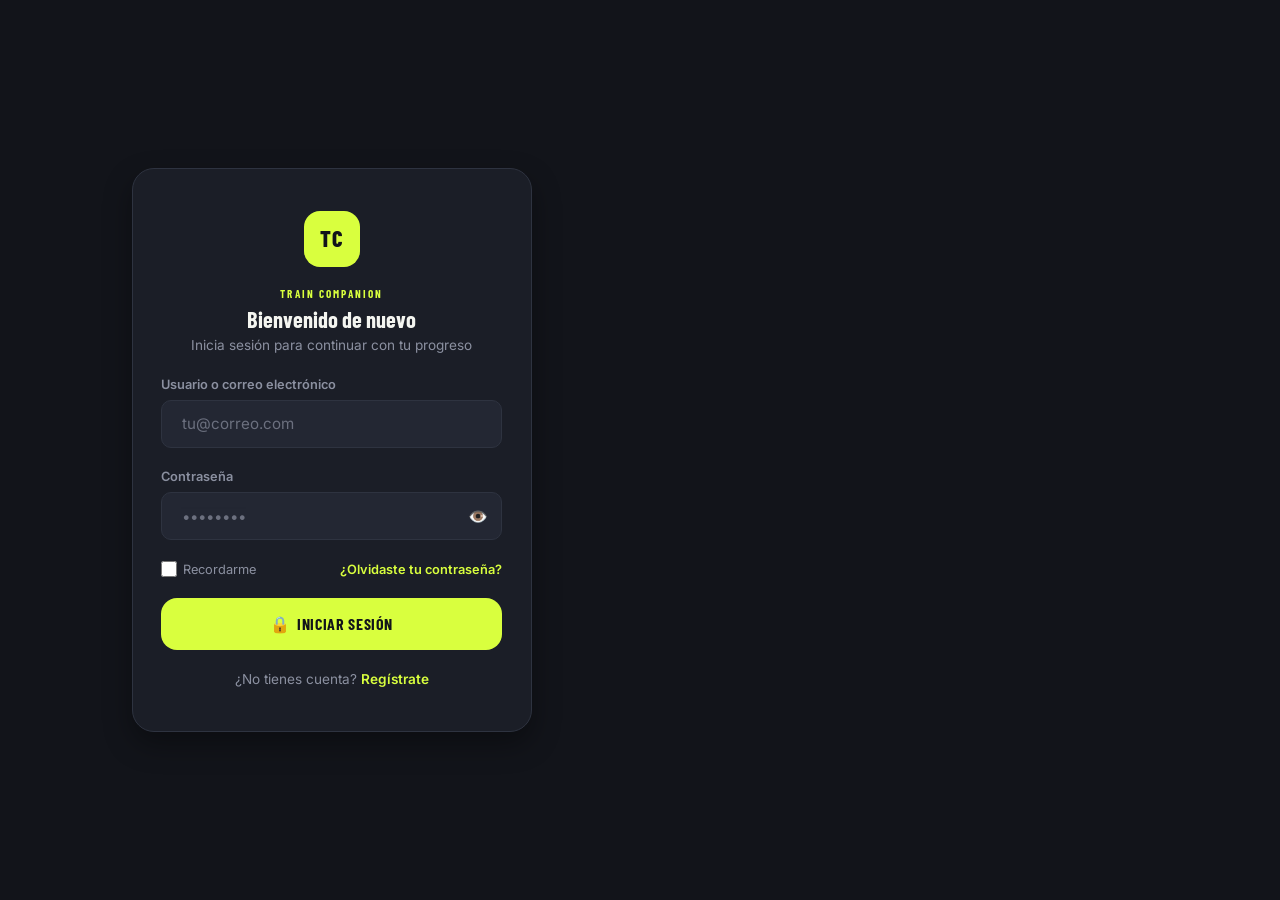
<file: index.html>
<!DOCTYPE html>
<html lang="es">
<head>
    <meta charset="UTF-8">
    <meta name="viewport" content="width=device-width, initial-scale=1.0">
    <meta name="theme-color" content="#12141A">
    <meta name="description" content="Train Companion: inicia sesión para acceder a tu progresión física y nutricional.">
    <title>Iniciar sesión · Train Companion</title>
    <link rel="preconnect" href="https://fonts.googleapis.com">
    <link rel="preconnect" href="https://fonts.gstatic.com" crossorigin>
    <link href="https://fonts.googleapis.com/css2?family=Barlow+Condensed:wght@600;700;800&family=Inter:wght@400;500;600;700&display=swap" rel="stylesheet">
    <link rel="stylesheet" href="css/style.css">
    <link rel="stylesheet" href="css/login.css">
    <link rel="manifest" href="manifest.json">
</head>
<body class="pagina-login">
    <a class="salto-contenido" href="#contenido-login">Saltar al contenido principal</a>

    <main id="contenido-login" class="login-contenedor">
        <div class="login-tarjeta">
            <div class="login-logo" aria-hidden="true">TC</div>

            <div class="login-encabezado">
                <span class="encabezado__marca">TRAIN COMPANION</span>
                <h1>Bienvenido de nuevo</h1>
                <p>Inicia sesión para continuar con tu progreso</p>
            </div>

            <form id="form-login" class="formulario-login" novalidate>
                <div class="campo-formulario">
                    <label for="login-usuario">Usuario o correo electrónico</label>
                    <input
                        type="text"
                        id="login-usuario"
                        name="usuario"
                        autocomplete="username"
                        placeholder="tu@correo.com"
                        required>
                </div>

                <div class="campo-formulario">
                    <label for="login-password">Contraseña</label>
                    <div class="campo-password">
                        <input
                            type="password"
                            id="login-password"
                            name="password"
                            autocomplete="current-password"
                            placeholder="••••••••"
                            required>
                        <button type="button" id="btn-mostrar-password" class="btn-mostrar-password" aria-label="Mostrar contraseña" aria-pressed="false">
                            <span aria-hidden="true">👁️</span>
                        </button>
                    </div>
                </div>

                <div class="login-opciones">
                    <label class="casilla-recordar">
                        <input type="checkbox" id="login-recordar" name="recordar">
                        Recordarme
                    </label>
                    <a href="#" class="enlace-login">¿Olvidaste tu contraseña?</a>
                </div>

                <p id="login-error" class="login-error" role="alert" hidden>
                    Ingresa tu usuario y contraseña para continuar.
                </p>

                <button type="submit" class="btn-principal">
                    <span aria-hidden="true">🔒</span> Iniciar sesión
                </button>
            </form>

            <p class="login-pie">¿No tienes cuenta? <a href="#" class="enlace-login">Regístrate</a></p>
        </div>
    </main>

    <script src="js/app.js"></script>
</body>
</html>
</file>
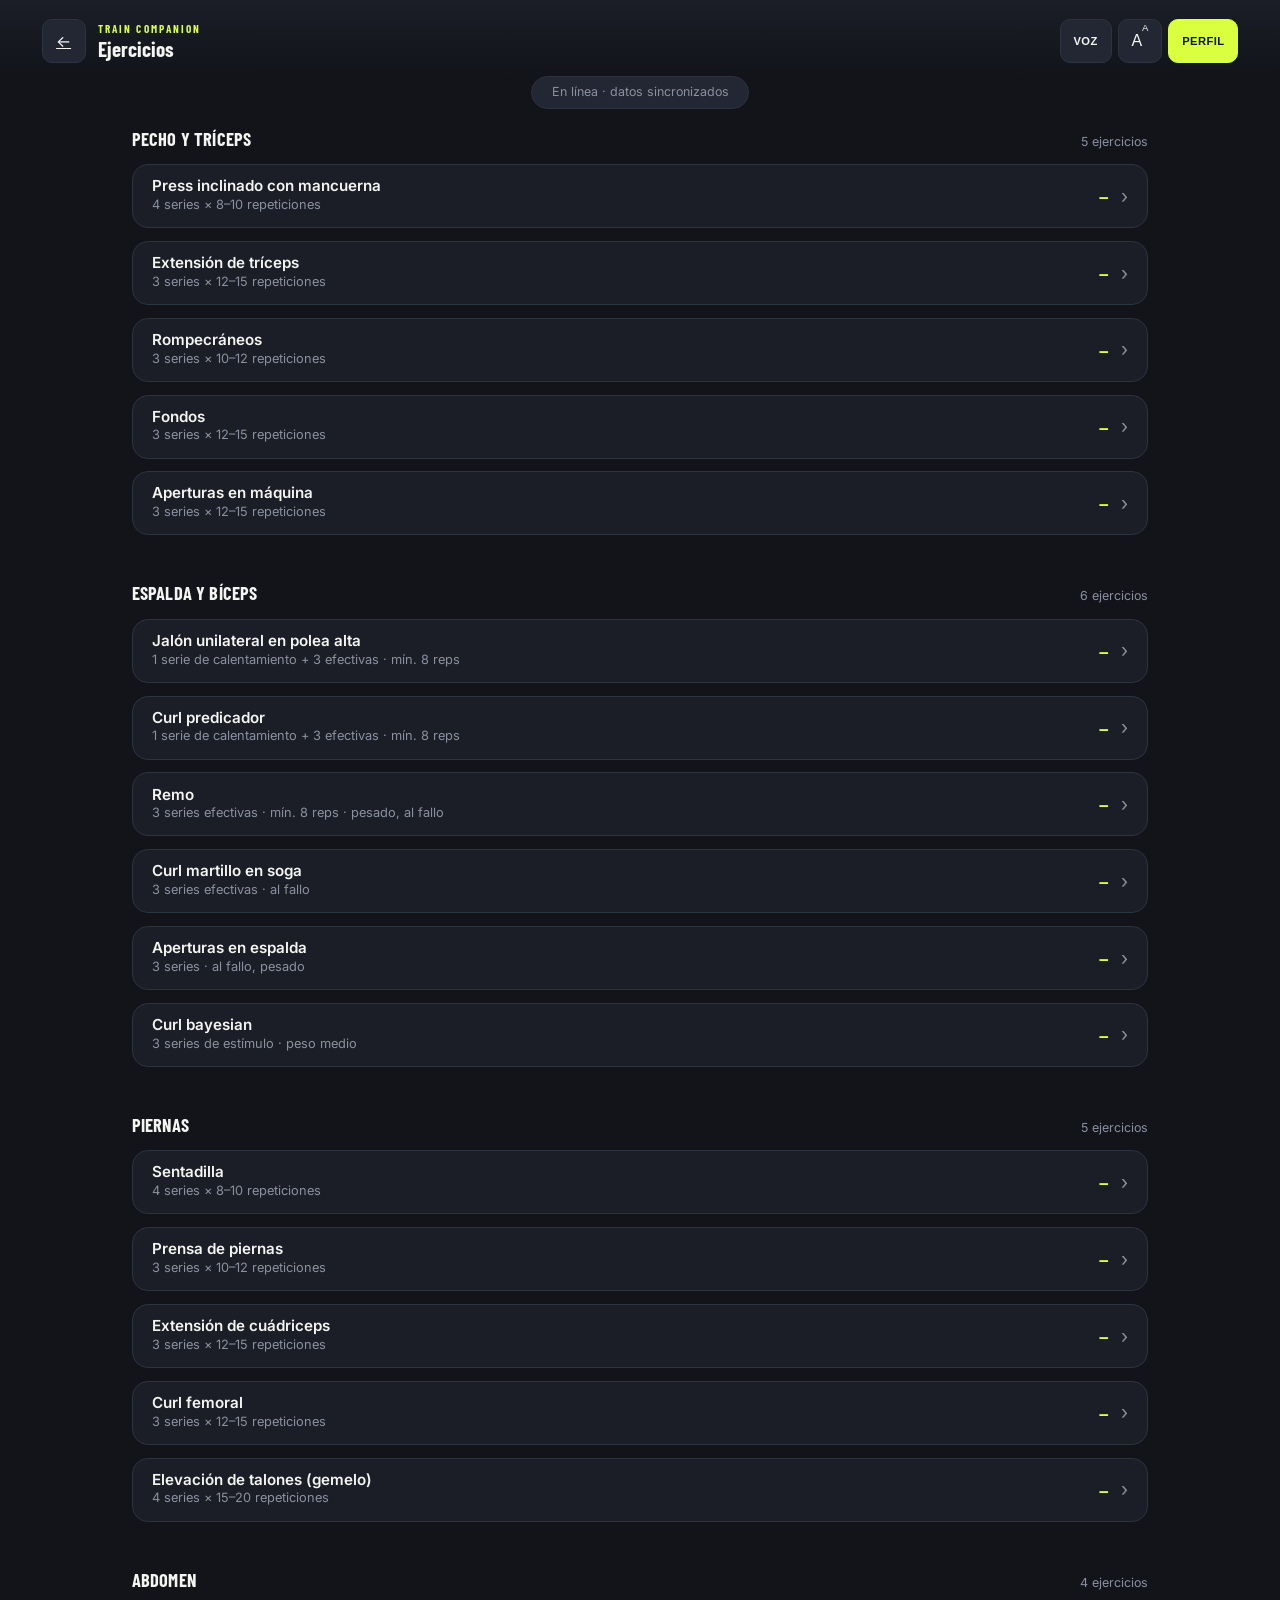
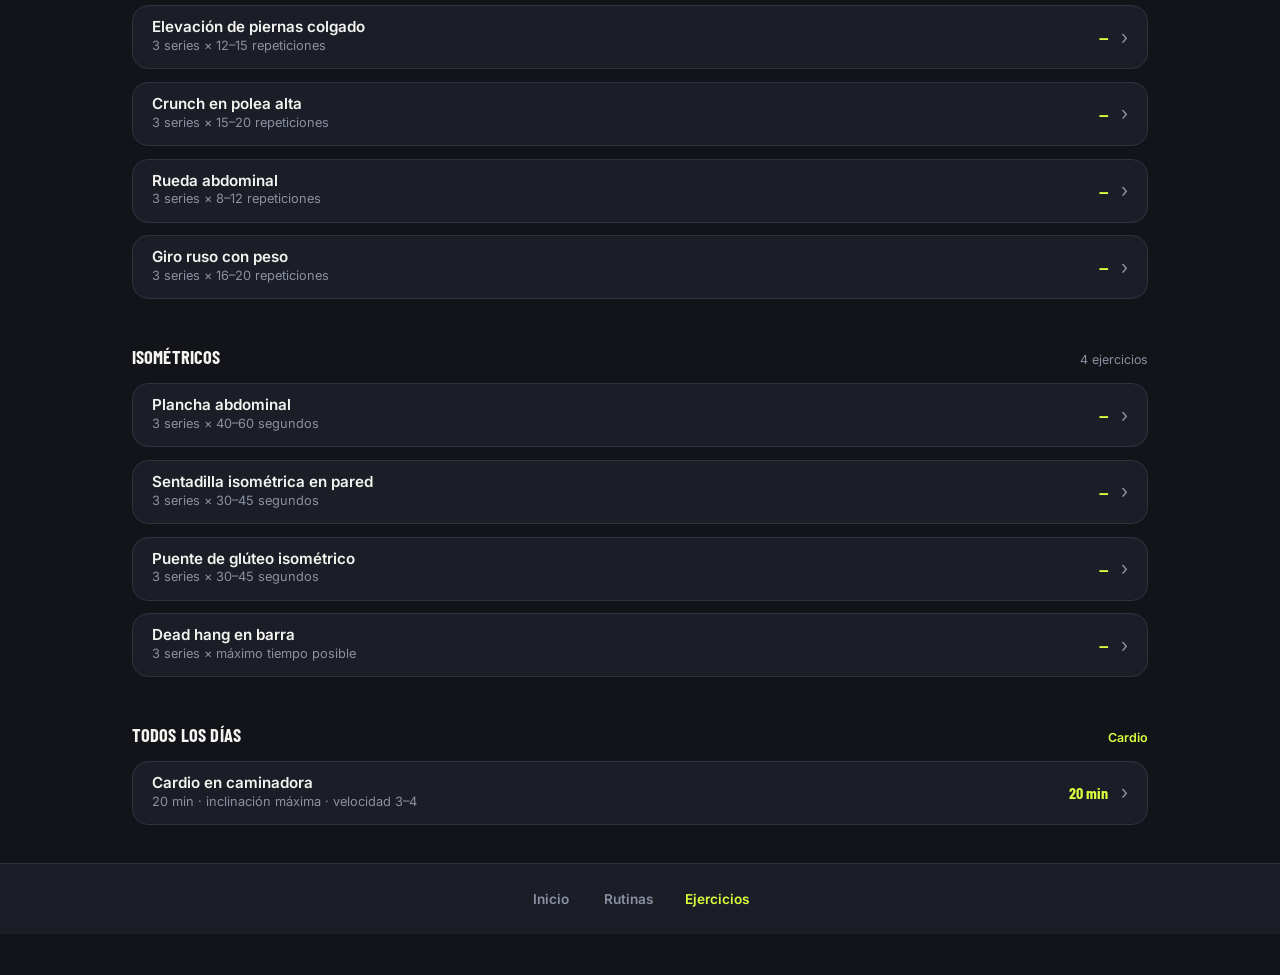
<file: ejercicios.html>
<!DOCTYPE html>
<html lang="es">
<head>
    <meta charset="UTF-8">
    <meta name="viewport" content="width=device-width, initial-scale=1.0">
    <meta name="theme-color" content="#12141A">
    <meta name="description" content="Train Companion: directorio de ejercicios organizados por grupo muscular.">
    <title>Ejercicios · Train Companion</title>
    <link rel="preconnect" href="https://fonts.googleapis.com">
    <link rel="preconnect" href="https://fonts.gstatic.com" crossorigin>
    <link href="https://fonts.googleapis.com/css2?family=Barlow+Condensed:wght@600;700;800&family=Inter:wght@400;500;600;700&display=swap" rel="stylesheet">
    <link rel="stylesheet" href="css/style.css">
    <link rel="stylesheet" href="css/ejercicios.css">
    <link rel="manifest" href="manifest.json">
</head>
<body>
    <a class="salto-contenido" href="#contenido-principal">Saltar al contenido principal</a>

    <header class="encabezado">
        <a href="inicio.html" class="btn-icono" aria-label="Volver al inicio">
            <span aria-hidden="true">&larr;</span>
        </a>

        <div class="encabezado__titulo">
            <span class="encabezado__marca">TRAIN COMPANION</span>
            <h1>Ejercicios</h1>
        </div>

        <div class="controles-accesibilidad">
            <button id="btn-leer-voz" class="btn-icono btn-icono--texto" aria-label="Leer contenido en voz alta">
                Voz
            </button>
            <button id="btn-texto-grande" class="btn-icono" aria-label="Aumentar tamaño de texto">
                <span aria-hidden="true">A</span><span aria-hidden="true" class="btn-icono__superindice">A</span>
            </button>
            <button id="btn-perfil" class="btn-icono btn-icono--avatar btn-icono--texto" aria-label="Ver perfil de usuario">
                Perfil
            </button>
        </div>
    </header>

    <span id="estado-conexion" class="chip-estado chip-estado--offline" role="status" aria-live="polite">
        <span class="chip-estado__punto" aria-hidden="true"></span>
        Sin conexión · guardando localmente
    </span>

    <main id="contenido-principal">
        <section id="ejercicios-pecho" aria-labelledby="titulo-ejercicios-pecho">
            <div class="encabezado-seccion">
                <h2 id="titulo-ejercicios-pecho">Pecho y tríceps</h2>
                <span class="etiqueta-seccion">5 ejercicios</span>
            </div>

            <ul class="lista-ejercicios">
                <li class="item-ejercicio">
                    <div class="detalle-ejercicio">
                        <h4>Press inclinado con mancuerna</h4>
                        <p>4 series × 8–10 repeticiones</p>
                    </div>
                    <span class="peso-ejercicio">—</span>
                    <span class="flecha-navegacion" aria-hidden="true">›</span>
                </li>
                <li class="item-ejercicio">
                    <div class="detalle-ejercicio">
                        <h4>Extensión de tríceps</h4>
                        <p>3 series × 12–15 repeticiones</p>
                    </div>
                    <span class="peso-ejercicio">—</span>
                    <span class="flecha-navegacion" aria-hidden="true">›</span>
                </li>
                <li class="item-ejercicio">
                    <div class="detalle-ejercicio">
                        <h4>Rompecráneos</h4>
                        <p>3 series × 10–12 repeticiones</p>
                    </div>
                    <span class="peso-ejercicio">—</span>
                    <span class="flecha-navegacion" aria-hidden="true">›</span>
                </li>
                <li class="item-ejercicio">
                    <div class="detalle-ejercicio">
                        <h4>Fondos</h4>
                        <p>3 series × 12–15 repeticiones</p>
                    </div>
                    <span class="peso-ejercicio">—</span>
                    <span class="flecha-navegacion" aria-hidden="true">›</span>
                </li>
                <li class="item-ejercicio">
                    <div class="detalle-ejercicio">
                        <h4>Aperturas en máquina</h4>
                        <p>3 series × 12–15 repeticiones</p>
                    </div>
                    <span class="peso-ejercicio">—</span>
                    <span class="flecha-navegacion" aria-hidden="true">›</span>
                </li>
            </ul>
        </section>

        <section id="ejercicios-espalda" aria-labelledby="titulo-ejercicios-espalda">
            <div class="encabezado-seccion">
                <h2 id="titulo-ejercicios-espalda">Espalda y bíceps</h2>
                <span class="etiqueta-seccion">6 ejercicios</span>
            </div>

            <ul class="lista-ejercicios">
                <li class="item-ejercicio">
                    <div class="detalle-ejercicio">
                        <h4>Jalón unilateral en polea alta</h4>
                        <p>1 serie de calentamiento + 3 efectivas · mín. 8 reps</p>
                    </div>
                    <span class="peso-ejercicio">—</span>
                    <span class="flecha-navegacion" aria-hidden="true">›</span>
                </li>
                <li class="item-ejercicio">
                    <div class="detalle-ejercicio">
                        <h4>Curl predicador</h4>
                        <p>1 serie de calentamiento + 3 efectivas · mín. 8 reps</p>
                    </div>
                    <span class="peso-ejercicio">—</span>
                    <span class="flecha-navegacion" aria-hidden="true">›</span>
                </li>
                <li class="item-ejercicio">
                    <div class="detalle-ejercicio">
                        <h4>Remo</h4>
                        <p>3 series efectivas · mín. 8 reps · pesado, al fallo</p>
                    </div>
                    <span class="peso-ejercicio">—</span>
                    <span class="flecha-navegacion" aria-hidden="true">›</span>
                </li>
                <li class="item-ejercicio">
                    <div class="detalle-ejercicio">
                        <h4>Curl martillo en soga</h4>
                        <p>3 series efectivas · al fallo</p>
                    </div>
                    <span class="peso-ejercicio">—</span>
                    <span class="flecha-navegacion" aria-hidden="true">›</span>
                </li>
                <li class="item-ejercicio">
                    <div class="detalle-ejercicio">
                        <h4>Aperturas en espalda</h4>
                        <p>3 series · al fallo, pesado</p>
                    </div>
                    <span class="peso-ejercicio">—</span>
                    <span class="flecha-navegacion" aria-hidden="true">›</span>
                </li>
                <li class="item-ejercicio">
                    <div class="detalle-ejercicio">
                        <h4>Curl bayesian</h4>
                        <p>3 series de estímulo · peso medio</p>
                    </div>
                    <span class="peso-ejercicio">—</span>
                    <span class="flecha-navegacion" aria-hidden="true">›</span>
                </li>
            </ul>
        </section>

        <section id="ejercicios-piernas" aria-labelledby="titulo-ejercicios-piernas">
            <div class="encabezado-seccion">
                <h2 id="titulo-ejercicios-piernas">Piernas</h2>
                <span class="etiqueta-seccion">5 ejercicios</span>
            </div>

            <ul class="lista-ejercicios">
                <li class="item-ejercicio">
                    <div class="detalle-ejercicio">
                        <h4>Sentadilla</h4>
                        <p>4 series × 8–10 repeticiones</p>
                    </div>
                    <span class="peso-ejercicio">—</span>
                    <span class="flecha-navegacion" aria-hidden="true">›</span>
                </li>
                <li class="item-ejercicio">
                    <div class="detalle-ejercicio">
                        <h4>Prensa de piernas</h4>
                        <p>3 series × 10–12 repeticiones</p>
                    </div>
                    <span class="peso-ejercicio">—</span>
                    <span class="flecha-navegacion" aria-hidden="true">›</span>
                </li>
                <li class="item-ejercicio">
                    <div class="detalle-ejercicio">
                        <h4>Extensión de cuádriceps</h4>
                        <p>3 series × 12–15 repeticiones</p>
                    </div>
                    <span class="peso-ejercicio">—</span>
                    <span class="flecha-navegacion" aria-hidden="true">›</span>
                </li>
                <li class="item-ejercicio">
                    <div class="detalle-ejercicio">
                        <h4>Curl femoral</h4>
                        <p>3 series × 12–15 repeticiones</p>
                    </div>
                    <span class="peso-ejercicio">—</span>
                    <span class="flecha-navegacion" aria-hidden="true">›</span>
                </li>
                <li class="item-ejercicio">
                    <div class="detalle-ejercicio">
                        <h4>Elevación de talones (gemelo)</h4>
                        <p>4 series × 15–20 repeticiones</p>
                    </div>
                    <span class="peso-ejercicio">—</span>
                    <span class="flecha-navegacion" aria-hidden="true">›</span>
                </li>
            </ul>
        </section>

        <section id="ejercicios-abdomen" aria-labelledby="titulo-ejercicios-abdomen">
            <div class="encabezado-seccion">
                <h2 id="titulo-ejercicios-abdomen">Abdomen</h2>
                <span class="etiqueta-seccion">4 ejercicios</span>
            </div>

            <ul class="lista-ejercicios">
                <li class="item-ejercicio">
                    <div class="detalle-ejercicio">
                        <h4>Elevación de piernas colgado</h4>
                        <p>3 series × 12–15 repeticiones</p>
                    </div>
                    <span class="peso-ejercicio">—</span>
                    <span class="flecha-navegacion" aria-hidden="true">›</span>
                </li>
                <li class="item-ejercicio">
                    <div class="detalle-ejercicio">
                        <h4>Crunch en polea alta</h4>
                        <p>3 series × 15–20 repeticiones</p>
                    </div>
                    <span class="peso-ejercicio">—</span>
                    <span class="flecha-navegacion" aria-hidden="true">›</span>
                </li>
                <li class="item-ejercicio">
                    <div class="detalle-ejercicio">
                        <h4>Rueda abdominal</h4>
                        <p>3 series × 8–12 repeticiones</p>
                    </div>
                    <span class="peso-ejercicio">—</span>
                    <span class="flecha-navegacion" aria-hidden="true">›</span>
                </li>
                <li class="item-ejercicio">
                    <div class="detalle-ejercicio">
                        <h4>Giro ruso con peso</h4>
                        <p>3 series × 16–20 repeticiones</p>
                    </div>
                    <span class="peso-ejercicio">—</span>
                    <span class="flecha-navegacion" aria-hidden="true">›</span>
                </li>
            </ul>
        </section>

        <section id="ejercicios-isometricos" aria-labelledby="titulo-ejercicios-isometricos">
            <div class="encabezado-seccion">
                <h2 id="titulo-ejercicios-isometricos">Isométricos</h2>
                <span class="etiqueta-seccion">4 ejercicios</span>
            </div>

            <ul class="lista-ejercicios">
                <li class="item-ejercicio">
                    <div class="detalle-ejercicio">
                        <h4>Plancha abdominal</h4>
                        <p>3 series × 40–60 segundos</p>
                    </div>
                    <span class="peso-ejercicio">—</span>
                    <span class="flecha-navegacion" aria-hidden="true">›</span>
                </li>
                <li class="item-ejercicio">
                    <div class="detalle-ejercicio">
                        <h4>Sentadilla isométrica en pared</h4>
                        <p>3 series × 30–45 segundos</p>
                    </div>
                    <span class="peso-ejercicio">—</span>
                    <span class="flecha-navegacion" aria-hidden="true">›</span>
                </li>
                <li class="item-ejercicio">
                    <div class="detalle-ejercicio">
                        <h4>Puente de glúteo isométrico</h4>
                        <p>3 series × 30–45 segundos</p>
                    </div>
                    <span class="peso-ejercicio">—</span>
                    <span class="flecha-navegacion" aria-hidden="true">›</span>
                </li>
                <li class="item-ejercicio">
                    <div class="detalle-ejercicio">
                        <h4>Dead hang en barra</h4>
                        <p>3 series × máximo tiempo posible</p>
                    </div>
                    <span class="peso-ejercicio">—</span>
                    <span class="flecha-navegacion" aria-hidden="true">›</span>
                </li>
            </ul>
        </section>

        <section id="ejercicios-diarios" aria-labelledby="titulo-ejercicios-diarios">
            <div class="encabezado-seccion">
                <h2 id="titulo-ejercicios-diarios">Todos los días</h2>
                <span class="etiqueta-seccion">Cardio</span>
            </div>

            <ul class="lista-ejercicios">
                <li class="item-ejercicio">
                    <div class="detalle-ejercicio">
                        <h4>Cardio en caminadora</h4>
                        <p>20 min · inclinación máxima · velocidad 3–4</p>
                    </div>
                    <span class="peso-ejercicio">20 min</span>
                    <span class="flecha-navegacion" aria-hidden="true">›</span>
                </li>
            </ul>
        </section>
    </main>

    <nav id="navegacion-principal" aria-label="Navegación principal">
        <a href="inicio.html">Inicio</a>
        <a href="rutinas.html">Rutinas</a>
        <a href="ejercicios.html" class="activo" aria-current="page">Ejercicios</a>
    </nav>

    <script src="js/app.js"></script>
</body>
</html>
</file>
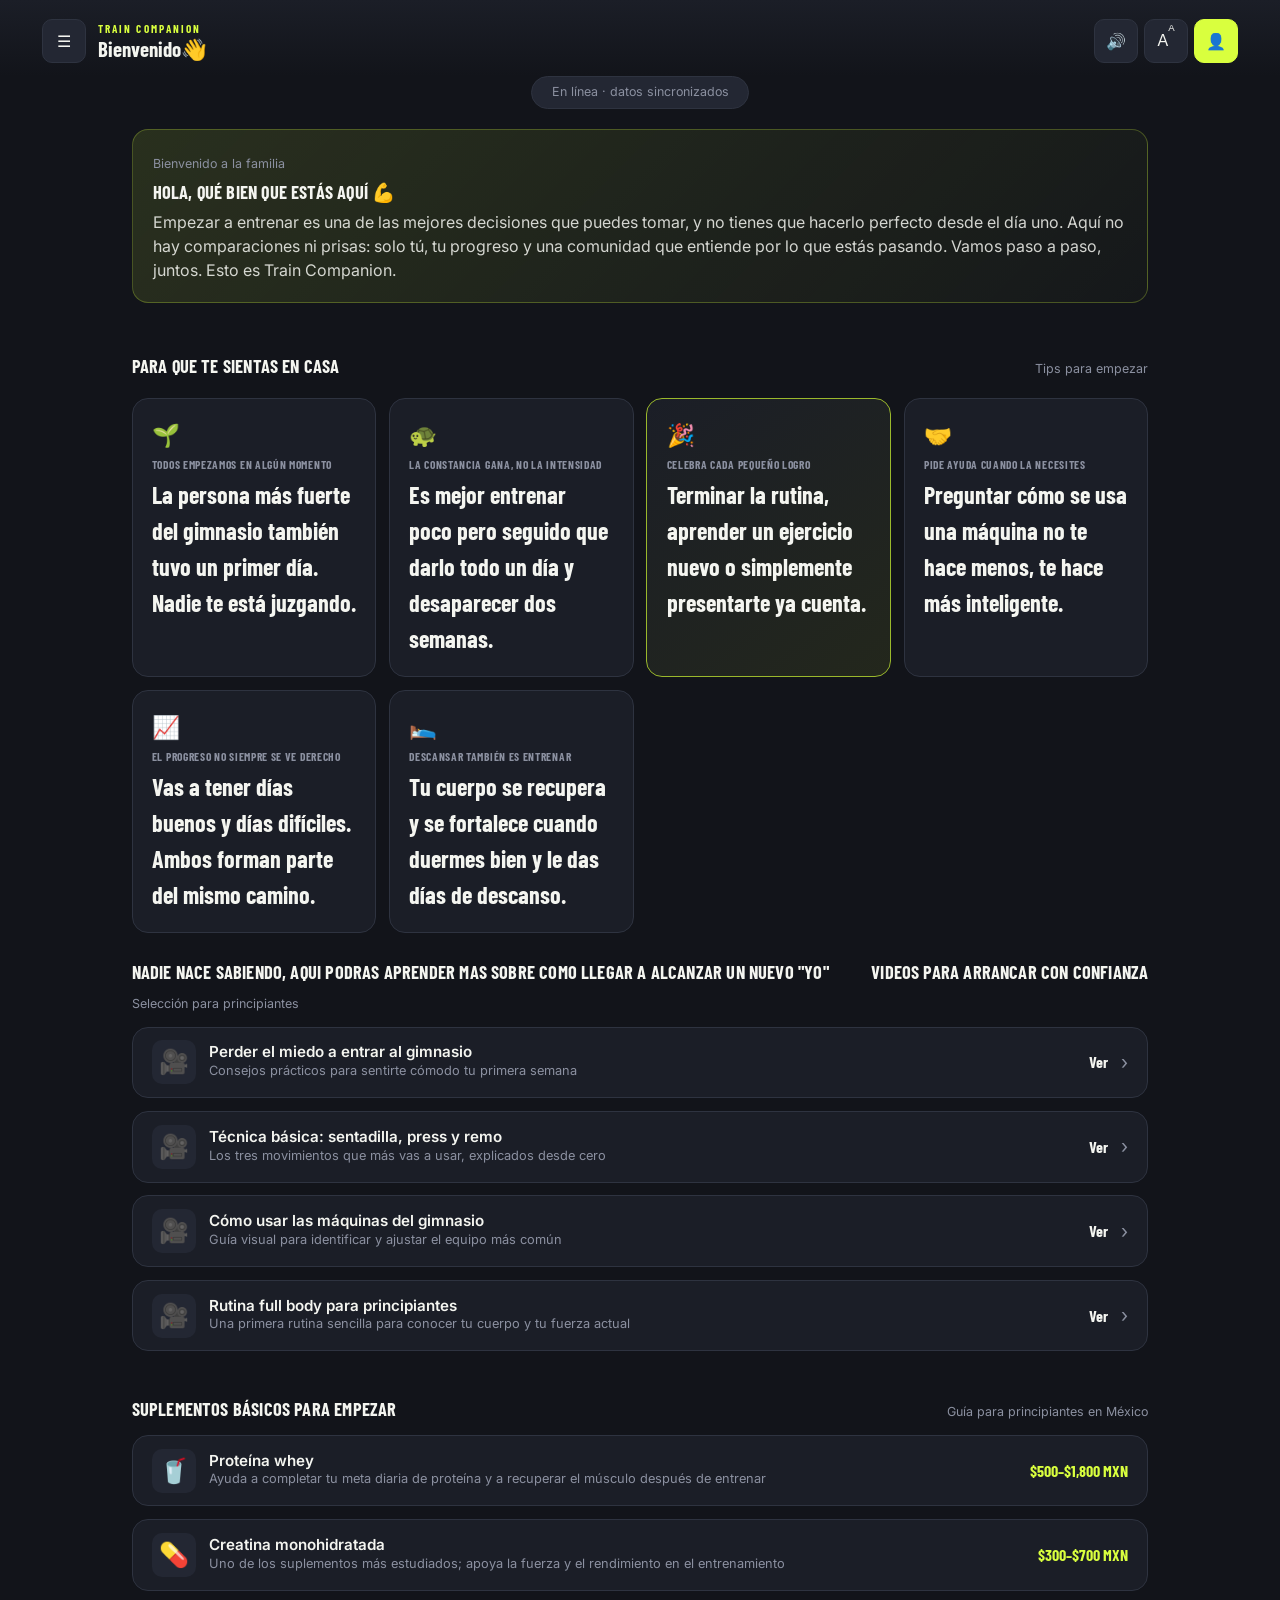
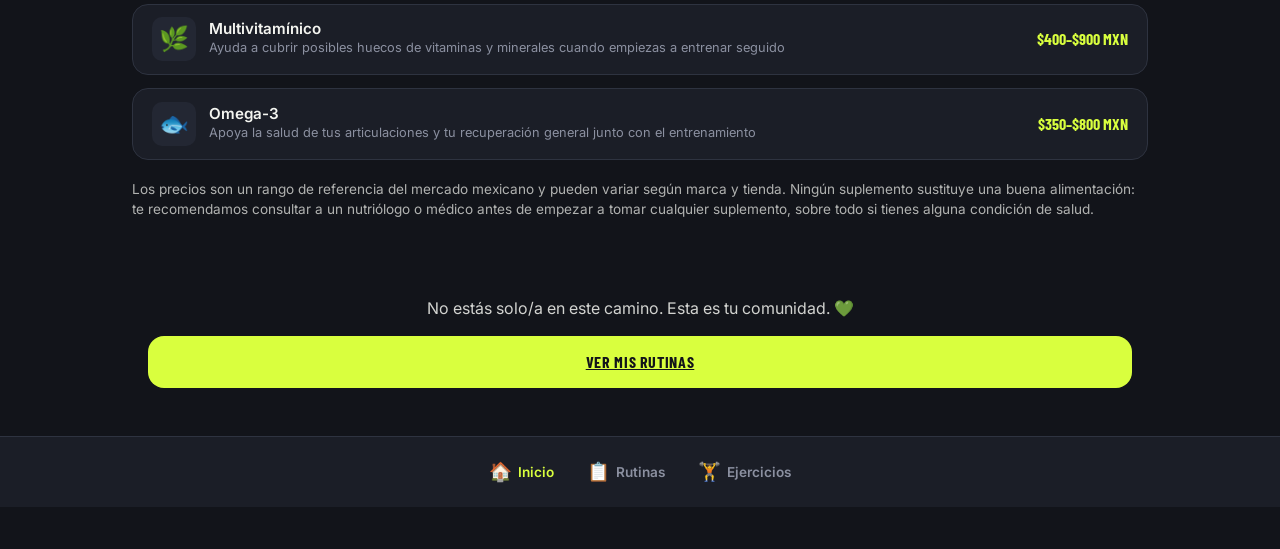
<file: inicio.html>
<!DOCTYPE html>
<html lang="es">
<head>
    <meta charset="UTF-8">
    <meta name="viewport" content="width=device-width, initial-scale=1.0">
    <meta name="theme-color" content="#12141A">
    <meta name="description" content="Train Companion: sistema de gestión web de progresión física, rutinas y nutrición, con funcionamiento sin conexión.">
    <title>Train Companion</title>
    <link rel="preconnect" href="https://fonts.googleapis.com">
    <link rel="preconnect" href="https://fonts.gstatic.com" crossorigin>
    <link href="https://fonts.googleapis.com/css2?family=Barlow+Condensed:wght@600;700;800&family=Inter:wght@400;500;600;700&display=swap" rel="stylesheet">
    <link rel="stylesheet" href="css/style.css">
    <link rel="manifest" href="manifest.json">
    <style>
        .tarjeta-bienvenida {
            background: linear-gradient(135deg, rgba(213, 255, 63, 0.12), rgba(213, 255, 63, 0.02));
            border: 1px solid rgba(213, 255, 63, 0.25);
            border-radius: 16px;
            padding: 1.25rem;
            margin-bottom: 1.5rem;
        }
        .tarjeta-bienvenida h2 {
            margin: 0.5rem 0 0.5rem;
        }
        .tarjeta-bienvenida p {
            margin: 0;
            opacity: 0.85;
            line-height: 1.5;
        }
        .nota-suplementos {
            font-size: 0.85rem;
            opacity: 0.7;
            margin-top: 0.75rem;
            line-height: 1.5;
        }
        .seccion-cta {
            text-align: center;
            padding: 1.5rem 1rem;
            margin: 1.5rem 0;
        }
        .seccion-cta p {
            margin: 0 0 1rem;
            opacity: 0.85;
        }
        .item-ejercicio a.peso-ejercicio {
            text-decoration: none;
            color: inherit;
        }
    </style>
</head>
<body>
    <a class="salto-contenido" href="#contenido-principal">Saltar al contenido principal</a>

    <header class="encabezado">
        <button id="btn-menu" class="btn-icono" aria-label="Abrir menú">
            <span aria-hidden="true">☰</span>
        </button>

        <div class="encabezado__titulo">
            <span class="encabezado__marca">TRAIN COMPANION</span>
            <h1>Bienvenido👋</h1>
        </div>

        <div class="controles-accesibilidad">
            <button id="btn-leer-voz" class="btn-icono" aria-label="Leer contenido en voz alta">
                <span aria-hidden="true">🔊</span>
            </button>
            <button id="btn-texto-grande" class="btn-icono" aria-label="Aumentar tamaño de texto">
                <span aria-hidden="true">A</span><span aria-hidden="true" class="btn-icono__superindice">A</span>
            </button>
            <button id="btn-perfil" class="btn-icono btn-icono--avatar" aria-label="Ver perfil de usuario">
                <span aria-hidden="true">👤</span>
            </button>
        </div>
    </header>

    <span id="estado-conexion" class="chip-estado chip-estado--offline" role="status" aria-live="polite">
        <span class="chip-estado__punto" aria-hidden="true"></span>
        Sin conexión · guardando localmente
    </span>

    <main id="contenido-principal">
        <section id="bienvenida" class="tarjeta-bienvenida" aria-labelledby="titulo-bienvenida">
            <span class="etiqueta-seccion">Bienvenido a la familia</span>
            <h2 id="titulo-bienvenida">Hola, qué bien que estás aquí 💪</h2>
            <p>
                Empezar a entrenar es una de las mejores decisiones que puedes tomar, y no tienes que hacerlo
                perfecto desde el día uno. Aquí no hay comparaciones ni prisas: solo tú, tu progreso y una
                comunidad que entiende por lo que estás pasando. Vamos paso a paso, juntos. Esto es Train Companion.
            </p>
        </section>

        <section id="tips-motivacionales" aria-labelledby="titulo-tips">
            <div class="encabezado-seccion">
                <h2 id="titulo-tips">Para que te sientas en casa</h2>
                <span class="etiqueta-seccion">Tips para empezar</span>
            </div>

            <div class="cuadricula-metricas">
                <div class="tarjeta-metrica">
                    <span class="icono" aria-hidden="true">🌱</span>
                    <h3>Todos empezamos en algún momento</h3>
                    <p>La persona más fuerte del gimnasio también tuvo un primer día. Nadie te está juzgando.</p>
                </div>
                <div class="tarjeta-metrica">
                    <span class="icono" aria-hidden="true">🐢</span>
                    <h3>La constancia gana, no la intensidad</h3>
                    <p>Es mejor entrenar poco pero seguido que darlo todo un día y desaparecer dos semanas.</p>
                </div>
                <div class="tarjeta-metrica tarjeta-metrica--acento">
                    <span class="icono" aria-hidden="true">🎉</span>
                    <h3>Celebra cada pequeño logro</h3>
                    <p>Terminar la rutina, aprender un ejercicio nuevo o simplemente presentarte ya cuenta.</p>
                </div>
                <div class="tarjeta-metrica">
                    <span class="icono" aria-hidden="true">🤝</span>
                    <h3>Pide ayuda cuando la necesites</h3>
                    <p>Preguntar cómo se usa una máquina no te hace menos, te hace más inteligente.</p>
                </div>
                <div class="tarjeta-metrica">
                    <span class="icono" aria-hidden="true">📈</span>
                    <h3>El progreso no siempre se ve derecho</h3>
                    <p>Vas a tener días buenos y días difíciles. Ambos forman parte del mismo camino.</p>
                </div>
                <div class="tarjeta-metrica">
                    <span class="icono" aria-hidden="true">🛌</span>
                    <h3>Descansar también es entrenar</h3>
                    <p>Tu cuerpo se recupera y se fortalece cuando duermes bien y le das días de descanso.</p>
                </div>
            </div>
        </section>

        <section id="videos-recomendados" aria-labelledby="titulo-videos">
            <div class="encabezado-seccion">
                <h2 id="titulo-motivacional">Nadie nace sabiendo, aqui podras aprender mas sobre como llegar a alcanzar un nuevo "yo"</h2>
                <h2 id="titulo-videos">Videos para arrancar con confianza</h2>
                <span class="etiqueta-seccion">Selección para principiantes</span>
            </div>

            <ul class="lista-ejercicios">
                <li class="item-ejercicio">
                    <span class="icono-ejercicio" aria-hidden="true">🎥</span>
                    <div class="detalle-ejercicio">
                        <h4>Perder el miedo a entrar al gimnasio</h4>
                        <p>Consejos prácticos para sentirte cómodo tu primera semana</p>
                    </div>
                    <a class="peso-ejercicio" href="https://www.youtube.com/results?search_query=perder+el+miedo+a+entrar+al+gimnasio+principiantes" target="_blank" rel="noopener noreferrer">Ver</a>
                    <span class="flecha-navegacion" aria-hidden="true">›</span>
                </li>
                <li class="item-ejercicio">
                    <span class="icono-ejercicio" aria-hidden="true">🎥</span>
                    <div class="detalle-ejercicio">
                        <h4>Técnica básica: sentadilla, press y remo</h4>
                        <p>Los tres movimientos que más vas a usar, explicados desde cero</p>
                    </div>
                    <a class="peso-ejercicio" href="https://www.youtube.com/results?search_query=tecnica+basica+sentadilla+press+remo+principiantes" target="_blank" rel="noopener noreferrer">Ver</a>
                    <span class="flecha-navegacion" aria-hidden="true">›</span>
                </li>
                <li class="item-ejercicio">
                    <span class="icono-ejercicio" aria-hidden="true">🎥</span>
                    <div class="detalle-ejercicio">
                        <h4>Cómo usar las máquinas del gimnasio</h4>
                        <p>Guía visual para identificar y ajustar el equipo más común</p>
                    </div>
                    <a class="peso-ejercicio" href="https://www.youtube.com/results?search_query=como+usar+las+maquinas+del+gimnasio+principiantes" target="_blank" rel="noopener noreferrer">Ver</a>
                    <span class="flecha-navegacion" aria-hidden="true">›</span>
                </li>
                <li class="item-ejercicio">
                    <span class="icono-ejercicio" aria-hidden="true">🎥</span>
                    <div class="detalle-ejercicio">
                        <h4>Rutina full body para principiantes</h4>
                        <p>Una primera rutina sencilla para conocer tu cuerpo y tu fuerza actual</p>
                    </div>
                    <a class="peso-ejercicio" href="https://www.youtube.com/results?search_query=rutina+full+body+principiantes+en+casa+o+gimnasio" target="_blank" rel="noopener noreferrer">Ver</a>
                    <span class="flecha-navegacion" aria-hidden="true">›</span>
                </li>
            </ul>
        </section>

        <section id="suplementos" aria-labelledby="titulo-suplementos">
            <div class="encabezado-seccion">
                <h2 id="titulo-suplementos">Suplementos básicos para empezar</h2>
                <span class="etiqueta-seccion">Guía para principiantes en México</span>
            </div>

            <ul class="lista-ejercicios">
                <li class="item-ejercicio">
                    <span class="icono-ejercicio" aria-hidden="true">🥤</span>
                    <div class="detalle-ejercicio">
                        <h4>Proteína whey</h4>
                        <p>Ayuda a completar tu meta diaria de proteína y a recuperar el músculo después de entrenar</p>
                    </div>
                    <span class="peso-ejercicio">$500–$1,800 MXN</span>
                </li>
                <li class="item-ejercicio">
                    <span class="icono-ejercicio" aria-hidden="true">💊</span>
                    <div class="detalle-ejercicio">
                        <h4>Creatina monohidratada</h4>
                        <p>Uno de los suplementos más estudiados; apoya la fuerza y el rendimiento en el entrenamiento</p>
                    </div>
                    <span class="peso-ejercicio">$300–$700 MXN</span>
                </li>
                <li class="item-ejercicio">
                    <span class="icono-ejercicio" aria-hidden="true">🌿</span>
                    <div class="detalle-ejercicio">
                        <h4>Multivitamínico</h4>
                        <p>Ayuda a cubrir posibles huecos de vitaminas y minerales cuando empiezas a entrenar seguido</p>
                    </div>
                    <span class="peso-ejercicio">$400–$900 MXN</span>
                </li>
                <li class="item-ejercicio">
                    <span class="icono-ejercicio" aria-hidden="true">🐟</span>
                    <div class="detalle-ejercicio">
                        <h4>Omega-3</h4>
                        <p>Apoya la salud de tus articulaciones y tu recuperación general junto con el entrenamiento</p>
                    </div>
                    <span class="peso-ejercicio">$350–$800 MXN</span>
                </li>
            </ul>

            <p class="nota-suplementos">
                Los precios son un rango de referencia del mercado mexicano y pueden variar según marca y tienda.
                Ningún suplemento sustituye una buena alimentación: te recomendamos consultar a un nutriólogo o
                médico antes de empezar a tomar cualquier suplemento, sobre todo si tienes alguna condición de salud.
            </p>
        </section>

        <section id="cta-comunidad" class="seccion-cta">
            <p>No estás solo/a en este camino. Esta es tu comunidad. 💚</p>
            <a href="rutinas.html" class="btn-principal">Ver mis rutinas</a>
        </section>
    </main>

    <nav id="navegacion-principal" aria-label="Navegación principal">
        <a href="inicio.html" class="activo" aria-current="page"><span class="icono" aria-hidden="true">🏠</span> Inicio</a>
        <a href="rutinas.html"><span class="icono" aria-hidden="true">📋</span> Rutinas</a>
        <a href="ejercicios.html"><span class="icono" aria-hidden="true">🏋️</span> Ejercicios</a>
    </nav>

    <script src="js/app.js"></script>
</body>
</html>
</file>
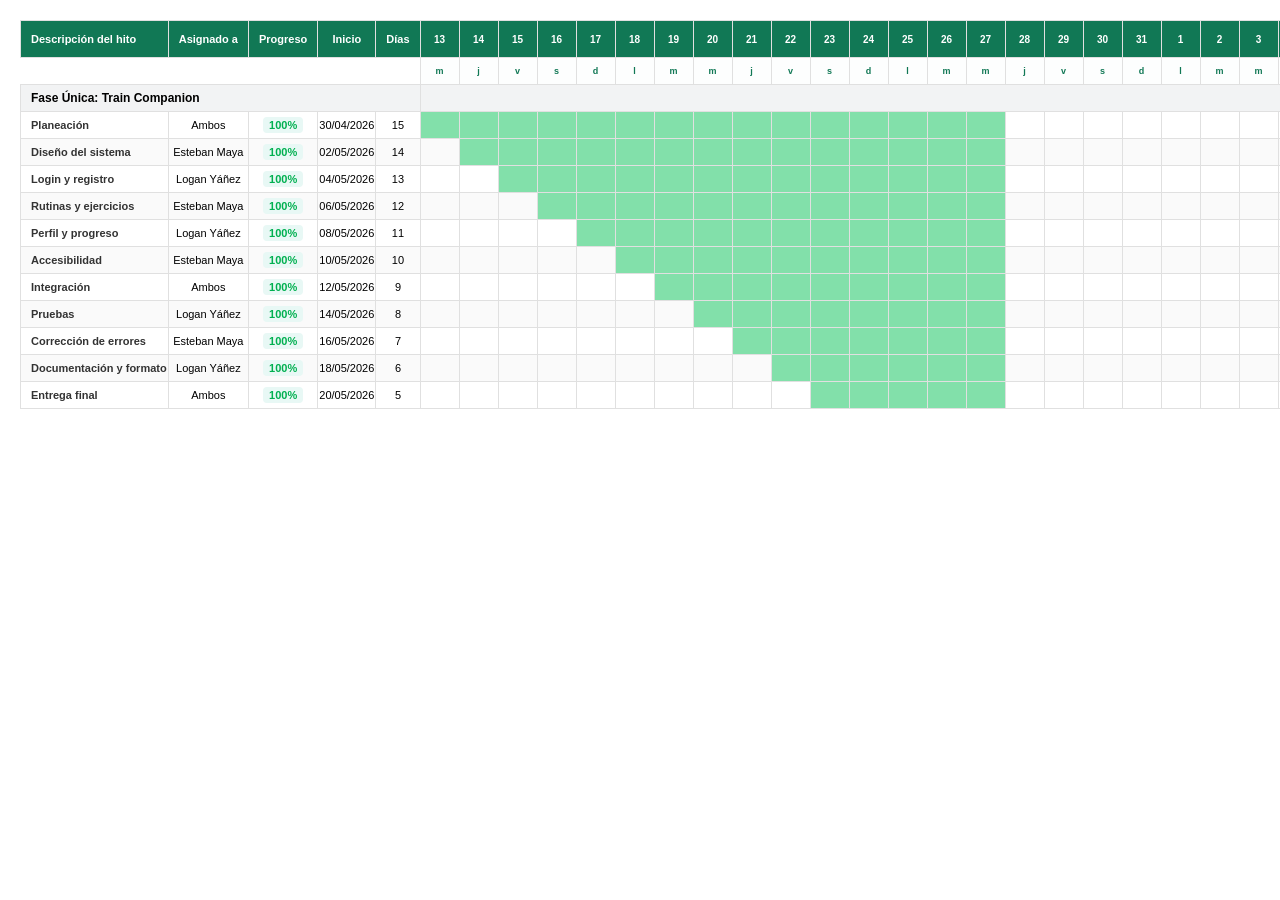
<file: oa.html>
<!DOCTYPE html>
<html lang="es">
<head>
<meta charset="UTF-8">
<title>Cronograma Train Companion</title>
<style>
    body {
        font-family: 'Segoe UI', Tahoma, Geneva, Verdana, sans-serif;
        background: #ffffff;
        margin: 20px;
    }
    table {
        border-collapse: collapse;
        width: 100%;
        max-width: 1200px;
        font-size: 11px;
    }
    th, td {
        border: 1px solid #e0e0e0;
        text-align: center;
        white-space: nowrap;
        height: 24px;
    }
    /* Estilos del encabezado principal */
    .header-main th {
        background-color: #117855;
        color: white;
        font-weight: bold;
        padding: 6px 10px;
    }
    /* Estilos del área del calendario */
    .cal-header {
        background-color: #f8f9f9;
        color: #333;
        font-weight: bold;
        width: 18px;
        min-width: 18px;
        font-size: 10px;
        padding: 2px 0;
    }
    .cal-day {
        background-color: #fdfefe;
        color: #117855;
        font-weight: bold;
        font-size: 9px;
    }
    /* Fila de fase */
    .fase-row td {
        background-color: #f2f3f4;
        font-weight: bold;
        text-align: left;
        padding-left: 10px;
        font-size: 12px;
    }
    /* Celdas de información izquierda */
    .info-cell {
        text-align: left;
        padding-left: 10px;
        font-weight: 600;
        color: #333;
    }
    .badge {
        background-color: #e8f8f5;
        color: #00b050;
        padding: 2px 6px;
        border-radius: 4px;
        font-weight: bold;
    }
    .row-alt {
        background-color: #fafafa;
    }
    /* Barra del diagrama de Gantt */
    .bar {
        background-color: #82e0aa; /* Verde claro similar a la imagen */
    }
</style>
</head>
<body>

<table>
    <!-- Encabezados -->
    <tr class="header-main">
        <th style="text-align: left;">Descripción del hito</th>
        <th>Asignado a</th>
        <th>Progreso</th>
        <th>Inicio</th>
        <th>Días</th>
        <!-- Días del calendario (29 columnas) -->
        <th class="cal-header">13</th><th class="cal-header">14</th><th class="cal-header">15</th><th class="cal-header">16</th><th class="cal-header">17</th><th class="cal-header">18</th><th class="cal-header">19</th><th class="cal-header">20</th><th class="cal-header">21</th><th class="cal-header">22</th><th class="cal-header">23</th><th class="cal-header">24</th><th class="cal-header">25</th><th class="cal-header">26</th><th class="cal-header">27</th><th class="cal-header">28</th><th class="cal-header">29</th><th class="cal-header">30</th><th class="cal-header">31</th><th class="cal-header">1</th><th class="cal-header">2</th><th class="cal-header">3</th><th class="cal-header">4</th><th class="cal-header">5</th><th class="cal-header">6</th><th class="cal-header">7</th><th class="cal-header">8</th><th class="cal-header">9</th><th class="cal-header">10</th>
    </tr>
    <tr>
        <th colspan="5" style="border:none;"></th>
        <!-- Días de la semana -->
        <td class="cal-day">m</td><td class="cal-day">j</td><td class="cal-day">v</td><td class="cal-day">s</td><td class="cal-day">d</td><td class="cal-day">l</td><td class="cal-day">m</td><td class="cal-day">m</td><td class="cal-day">j</td><td class="cal-day">v</td><td class="cal-day">s</td><td class="cal-day">d</td><td class="cal-day">l</td><td class="cal-day">m</td><td class="cal-day">m</td><td class="cal-day">j</td><td class="cal-day">v</td><td class="cal-day">s</td><td class="cal-day">d</td><td class="cal-day">l</td><td class="cal-day">m</td><td class="cal-day">m</td><td class="cal-day">j</td><td class="cal-day">v</td><td class="cal-day">s</td><td class="cal-day">d</td><td class="cal-day">l</td><td class="cal-day">m</td><td class="cal-day">m</td>
    </tr>

    <!-- Fase -->
    <tr class="fase-row">
        <td colspan="5">Fase Única: Train Companion</td>
        <td colspan="29"></td>
    </tr>

    <!-- Tareas -->
    <tr>
        <td class="info-cell">Planeación</td>
        <td>Ambos</td>
        <td><span class="badge">100%</span></td>
        <td>30/04/2026</td>
        <td>15</td>
        <!-- Gantt: Inicia col 1, dura 15 -->
        <td class="bar"></td><td class="bar"></td><td class="bar"></td><td class="bar"></td><td class="bar"></td><td class="bar"></td><td class="bar"></td><td class="bar"></td><td class="bar"></td><td class="bar"></td><td class="bar"></td><td class="bar"></td><td class="bar"></td><td class="bar"></td><td class="bar"></td>
        <td></td><td></td><td></td><td></td><td></td><td></td><td></td><td></td><td></td><td></td><td></td><td></td><td></td><td></td>
    </tr>
    <tr class="row-alt">
        <td class="info-cell">Diseño del sistema</td>
        <td>Esteban Maya</td>
        <td><span class="badge">100%</span></td>
        <td>02/05/2026</td>
        <td>14</td>
        <!-- Gantt: Inicia col 2, dura 14 -->
        <td></td>
        <td class="bar"></td><td class="bar"></td><td class="bar"></td><td class="bar"></td><td class="bar"></td><td class="bar"></td><td class="bar"></td><td class="bar"></td><td class="bar"></td><td class="bar"></td><td class="bar"></td><td class="bar"></td><td class="bar"></td><td class="bar"></td>
        <td></td><td></td><td></td><td></td><td></td><td></td><td></td><td></td><td></td><td></td><td></td><td></td><td></td><td></td>
    </tr>
    <tr>
        <td class="info-cell">Login y registro</td>
        <td>Logan Yáñez</td>
        <td><span class="badge">100%</span></td>
        <td>04/05/2026</td>
        <td>13</td>
        <!-- Gantt: Inicia col 3, dura 13 -->
        <td></td><td></td>
        <td class="bar"></td><td class="bar"></td><td class="bar"></td><td class="bar"></td><td class="bar"></td><td class="bar"></td><td class="bar"></td><td class="bar"></td><td class="bar"></td><td class="bar"></td><td class="bar"></td><td class="bar"></td><td class="bar"></td>
        <td></td><td></td><td></td><td></td><td></td><td></td><td></td><td></td><td></td><td></td><td></td><td></td><td></td><td></td>
    </tr>
    <tr class="row-alt">
        <td class="info-cell">Rutinas y ejercicios</td>
        <td>Esteban Maya</td>
        <td><span class="badge">100%</span></td>
        <td>06/05/2026</td>
        <td>12</td>
        <!-- Gantt: Inicia col 4, dura 12 -->
        <td></td><td></td><td></td>
        <td class="bar"></td><td class="bar"></td><td class="bar"></td><td class="bar"></td><td class="bar"></td><td class="bar"></td><td class="bar"></td><td class="bar"></td><td class="bar"></td><td class="bar"></td><td class="bar"></td><td class="bar"></td>
        <td></td><td></td><td></td><td></td><td></td><td></td><td></td><td></td><td></td><td></td><td></td><td></td><td></td><td></td>
    </tr>
    <tr>
        <td class="info-cell">Perfil y progreso</td>
        <td>Logan Yáñez</td>
        <td><span class="badge">100%</span></td>
        <td>08/05/2026</td>
        <td>11</td>
        <!-- Gantt: Inicia col 5, dura 11 -->
        <td></td><td></td><td></td><td></td>
        <td class="bar"></td><td class="bar"></td><td class="bar"></td><td class="bar"></td><td class="bar"></td><td class="bar"></td><td class="bar"></td><td class="bar"></td><td class="bar"></td><td class="bar"></td><td class="bar"></td>
        <td></td><td></td><td></td><td></td><td></td><td></td><td></td><td></td><td></td><td></td><td></td><td></td><td></td><td></td>
    </tr>
    <tr class="row-alt">
        <td class="info-cell">Accesibilidad</td>
        <td>Esteban Maya</td>
        <td><span class="badge">100%</span></td>
        <td>10/05/2026</td>
        <td>10</td>
        <!-- Gantt: Inicia col 6, dura 10 -->
        <td></td><td></td><td></td><td></td><td></td>
        <td class="bar"></td><td class="bar"></td><td class="bar"></td><td class="bar"></td><td class="bar"></td><td class="bar"></td><td class="bar"></td><td class="bar"></td><td class="bar"></td><td class="bar"></td>
        <td></td><td></td><td></td><td></td><td></td><td></td><td></td><td></td><td></td><td></td><td></td><td></td><td></td><td></td>
    </tr>
    <tr>
        <td class="info-cell">Integración</td>
        <td>Ambos</td>
        <td><span class="badge">100%</span></td>
        <td>12/05/2026</td>
        <td>9</td>
        <!-- Gantt: Inicia col 7, dura 9 -->
        <td></td><td></td><td></td><td></td><td></td><td></td>
        <td class="bar"></td><td class="bar"></td><td class="bar"></td><td class="bar"></td><td class="bar"></td><td class="bar"></td><td class="bar"></td><td class="bar"></td><td class="bar"></td>
        <td></td><td></td><td></td><td></td><td></td><td></td><td></td><td></td><td></td><td></td><td></td><td></td><td></td><td></td>
    </tr>
    <tr class="row-alt">
        <td class="info-cell">Pruebas</td>
        <td>Logan Yáñez</td>
        <td><span class="badge">100%</span></td>
        <td>14/05/2026</td>
        <td>8</td>
        <!-- Gantt: Inicia col 8, dura 8 -->
        <td></td><td></td><td></td><td></td><td></td><td></td><td></td>
        <td class="bar"></td><td class="bar"></td><td class="bar"></td><td class="bar"></td><td class="bar"></td><td class="bar"></td><td class="bar"></td><td class="bar"></td>
        <td></td><td></td><td></td><td></td><td></td><td></td><td></td><td></td><td></td><td></td><td></td><td></td><td></td><td></td>
    </tr>
    <tr>
        <td class="info-cell">Corrección de errores</td>
        <td>Esteban Maya</td>
        <td><span class="badge">100%</span></td>
        <td>16/05/2026</td>
        <td>7</td>
        <!-- Gantt: Inicia col 9, dura 7 -->
        <td></td><td></td><td></td><td></td><td></td><td></td><td></td><td></td>
        <td class="bar"></td><td class="bar"></td><td class="bar"></td><td class="bar"></td><td class="bar"></td><td class="bar"></td><td class="bar"></td>
        <td></td><td></td><td></td><td></td><td></td><td></td><td></td><td></td><td></td><td></td><td></td><td></td><td></td><td></td>
    </tr>
    <tr class="row-alt">
        <td class="info-cell">Documentación y formato</td>
        <td>Logan Yáñez</td>
        <td><span class="badge">100%</span></td>
        <td>18/05/2026</td>
        <td>6</td>
        <!-- Gantt: Inicia col 10, dura 6 -->
        <td></td><td></td><td></td><td></td><td></td><td></td><td></td><td></td><td></td>
        <td class="bar"></td><td class="bar"></td><td class="bar"></td><td class="bar"></td><td class="bar"></td><td class="bar"></td>
        <td></td><td></td><td></td><td></td><td></td><td></td><td></td><td></td><td></td><td></td><td></td><td></td><td></td><td></td>
    </tr>
    <tr>
        <td class="info-cell">Entrega final</td>
        <td>Ambos</td>
        <td><span class="badge">100%</span></td>
        <td>20/05/2026</td>
        <td>5</td>
        <!-- Gantt: Inicia col 11, dura 5 -->
        <td></td><td></td><td></td><td></td><td></td><td></td><td></td><td></td><td></td><td></td>
        <td class="bar"></td><td class="bar"></td><td class="bar"></td><td class="bar"></td><td class="bar"></td>
        <td></td><td></td><td></td><td></td><td></td><td></td><td></td><td></td><td></td><td></td><td></td><td></td><td></td><td></td>
    </tr>
</table>

</body>
</html>
</file>
<file: css/style.css>
/* ==========================================================================
   TRAIN COMPANION — Sistema de diseño
   Paleta: fondo casi-negro azulado, acento lima eléctrico (energía/gym),
   acento naranja (calor/esfuerzo). Tipografía condensada para números
   y titulares (carácter deportivo), Inter para lectura de datos.
   ========================================================================== */

:root {
    /* Color */
    --color-fondo: #12141A;
    --color-superficie: #1B1E27;
    --color-superficie-alta: #232733;
    --color-borde: #2E3340;
    --color-texto: #F4F5F0;
    --color-texto-secundario: #8B90A0;
    --color-acento: #D9FF3E;
    --color-acento-oscuro: #9AB82C;
    --color-alerta: #FF5A3C;
    --color-exito: #4CD9A8;

    /* Tipografía */
    --fuente-display: "Barlow Condensed", "Arial Narrow", sans-serif;
    --fuente-cuerpo: "Inter", -apple-system, BlinkMacSystemFont, "Segoe UI", sans-serif;

    /* Espaciado */
    --espacio-xs: 0.4rem;
    --espacio-sm: 0.8rem;
    --espacio-md: 1.2rem;
    --espacio-lg: 1.8rem;
    --espacio-xl: 2.6rem;

    /* Otros */
    --radio-sm: 10px;
    --radio-md: 16px;
    --radio-lg: 22px;
    --altura-nav: 68px;
    --altura-header: 64px;
    --sombra-elevada: 0 12px 28px rgba(0, 0, 0, 0.35);
}

/* Modo texto grande, activado por JS */
:root.texto-grande {
    font-size: 112%;
}

* {
    box-sizing: border-box;
    margin: 0;
    padding: 0;
}

html {
    scroll-behavior: smooth;
    -webkit-text-size-adjust: 100%;
}

html,
body {
    max-width: 100%;
    overflow-x: hidden;
}

@media (prefers-reduced-motion: reduce) {
    html {
        scroll-behavior: auto;
    }
    * {
        animation-duration: 0.001ms !important;
        transition-duration: 0.001ms !important;
    }
}

body {
    background-color: var(--color-fondo);
    color: var(--color-texto);
    font-family: var(--fuente-cuerpo);
    line-height: 1.5;
    padding-bottom: calc(var(--altura-nav) + var(--espacio-md));
    min-height: 100vh;
}

h1, h2, h3, h4 {
    font-family: var(--fuente-display);
    font-weight: 700;
    letter-spacing: 0.01em;
    text-transform: uppercase;
    line-height: 1.1;
}

/* Utilidad de accesibilidad: salto de contenido */
.salto-contenido {
    position: absolute;
    left: -999px;
    top: auto;
}

.salto-contenido:focus {
    position: fixed;
    left: var(--espacio-md);
    top: var(--espacio-md);
    z-index: 200;
    background: var(--color-acento);
    color: var(--color-fondo);
    padding: var(--espacio-sm) var(--espacio-md);
    border-radius: var(--radio-sm);
    font-weight: 700;
}

/* Foco visible consistente en toda la app */
a:focus-visible,
button:focus-visible {
    outline: 3px solid var(--color-acento);
    outline-offset: 2px;
    border-radius: var(--radio-sm);
}

/* ==========================================================================
   ENCABEZADO
   ========================================================================== */

.encabezado {
    display: flex;
    align-items: center;
    gap: var(--espacio-sm);
    padding: var(--espacio-md) var(--espacio-md) var(--espacio-sm);
    background: linear-gradient(180deg, var(--color-superficie) 0%, var(--color-fondo) 100%);
    position: sticky;
    top: 0;
    z-index: 50;
}

.encabezado__titulo {
    flex: 1;
    min-width: 0;
}

.encabezado__marca {
    display: block;
    font-family: var(--fuente-display);
    font-size: 0.7rem;
    font-weight: 700;
    letter-spacing: 0.18em;
    color: var(--color-acento);
}

.encabezado h1 {
    font-size: 1.3rem;
    text-transform: none;
    letter-spacing: normal;
    color: var(--color-texto);
    white-space: nowrap;
    overflow: hidden;
    text-overflow: ellipsis;
}

.controles-accesibilidad {
    display: flex;
    gap: var(--espacio-xs);
}

.btn-icono {
    width: 40px;
    height: 40px;
    min-width: 44px;
    min-height: 44px;
    display: flex;
    align-items: center;
    justify-content: center;
    background: var(--color-superficie-alta);
    border: 1px solid var(--color-borde);
    border-radius: var(--radio-sm);
    color: var(--color-texto);
    font-size: 1rem;
    cursor: pointer;
    transition: background 0.15s ease, transform 0.1s ease;
}

.btn-icono:hover {
    background: var(--color-borde);
}

.btn-icono:active {
    transform: scale(0.95);
}

.btn-icono__superindice {
    font-size: 0.6rem;
    align-self: flex-start;
    margin-top: 2px;
}

.btn-icono--avatar {
    background: var(--color-acento);
    color: var(--color-fondo);
    border-color: var(--color-acento);
}

.btn-icono--texto {
    width: auto;
    padding: 0 var(--espacio-sm);
    font-size: 0.7rem;
    font-weight: 700;
    text-transform: uppercase;
    letter-spacing: 0.04em;
    white-space: nowrap;
}

/* Chip de estado de conexión (refleja el modo offline-first del sistema) */
.chip-estado {
    display: flex;
    align-items: center;
    gap: var(--espacio-xs);
    width: fit-content;
    margin: 0 auto var(--espacio-md);
    padding: var(--espacio-xs) var(--espacio-md);
    background: var(--color-superficie-alta);
    border: 1px solid var(--color-borde);
    border-radius: 999px;
    font-size: 0.78rem;
    color: var(--color-texto-secundario);
}

.chip-estado__punto {
    width: 8px;
    height: 8px;
    border-radius: 50%;
    background: var(--color-alerta);
    box-shadow: 0 0 0 0 rgba(255, 90, 60, 0.6);
    animation: pulso-estado 2s infinite;
}

.chip-estado--online .chip-estado__punto {
    background: var(--color-exito);
    box-shadow: 0 0 0 0 rgba(76, 217, 168, 0.6);
}

@keyframes pulso-estado {
    0% { box-shadow: 0 0 0 0 rgba(255, 90, 60, 0.5); }
    70% { box-shadow: 0 0 0 6px rgba(255, 90, 60, 0); }
    100% { box-shadow: 0 0 0 0 rgba(255, 90, 60, 0); }
}

/* ==========================================================================
   LAYOUT PRINCIPAL — mobile first
   ========================================================================== */

main {
    padding: 0 var(--espacio-md);
    display: flex;
    flex-direction: column;
    gap: var(--espacio-lg);
    max-width: 1100px;
    margin: 0 auto;
}

.encabezado-seccion {
    display: flex;
    align-items: baseline;
    justify-content: space-between;
    gap: var(--espacio-sm);
    margin-bottom: var(--espacio-sm);
    flex-wrap: wrap;
}

.encabezado-seccion h2 {
    font-size: 1.15rem;
}

.etiqueta-seccion {
    font-size: 0.78rem;
    color: var(--color-texto-secundario);
    font-family: var(--fuente-cuerpo);
}

section > h2 {
    font-size: 1.15rem;
    margin-bottom: var(--espacio-sm);
}

/* ==========================================================================
   TARJETAS DE MÉTRICA (cuadrícula flexible, 2 columnas en móvil)
   ========================================================================== */

.cuadricula-metricas {
    display: grid;
    grid-template-columns: repeat(2, 1fr);
    gap: var(--espacio-sm);
    margin-top: var(--espacio-md);
}

.tarjeta-metrica {
    background: var(--color-superficie);
    border: 1px solid var(--color-borde);
    border-radius: var(--radio-md);
    padding: var(--espacio-md);
    display: flex;
    flex-direction: column;
    gap: var(--espacio-xs);
    position: relative;
    overflow: hidden;
}

.tarjeta-metrica .icono {
    font-size: 1.4rem;
}

.tarjeta-metrica h3 {
    font-size: 0.72rem;
    color: var(--color-texto-secundario);
    text-transform: uppercase;
    letter-spacing: 0.06em;
}

.tarjeta-metrica p {
    font-family: var(--fuente-display);
    font-size: 1.5rem;
    font-weight: 700;
}

.tarjeta-metrica p strong {
    color: var(--color-texto);
}

.tarjeta-metrica--acento {
    background: linear-gradient(145deg, var(--color-superficie) 0%, #23271c 100%);
    border-color: var(--color-acento-oscuro);
}

.tarjeta-metrica--acento p strong {
    color: var(--color-acento);
}

/* ==========================================================================
   RUTINA DE HOY
   ========================================================================== */

.lista-ejercicios {
    list-style: none;
    display: flex;
    flex-direction: column;
    gap: var(--espacio-sm);
    margin-bottom: var(--espacio-md);
}

.item-ejercicio {
    display: flex;
    align-items: center;
    gap: var(--espacio-sm);
    background: var(--color-superficie);
    border: 1px solid var(--color-borde);
    border-radius: var(--radio-md);
    padding: var(--espacio-sm) var(--espacio-md);
    min-height: 64px;
    cursor: pointer;
    transition: background 0.15s ease, border-color 0.15s ease;
}

.item-ejercicio:hover,
.item-ejercicio:focus-visible {
    background: var(--color-superficie-alta);
    border-color: var(--color-acento-oscuro);
}

.icono-ejercicio {
    font-size: 1.5rem;
    width: 44px;
    height: 44px;
    display: flex;
    align-items: center;
    justify-content: center;
    background: var(--color-superficie-alta);
    border-radius: var(--radio-sm);
    flex-shrink: 0;
}

.detalle-ejercicio {
    flex: 1;
    min-width: 0;
}

.detalle-ejercicio h4 {
    font-size: 0.95rem;
    text-transform: none;
    letter-spacing: normal;
    font-weight: 600;
    font-family: var(--fuente-cuerpo);
}

.detalle-ejercicio p {
    font-size: 0.8rem;
    color: var(--color-texto-secundario);
}

.peso-ejercicio {
    font-family: var(--fuente-display);
    font-weight: 700;
    font-size: 1rem;
    color: var(--color-acento);
    white-space: nowrap;
}

.flecha-navegacion {
    color: var(--color-texto-secundario);
    font-size: 1.2rem;
}

.btn-principal {
    width: 100%;
    min-height: 52px;
    background: var(--color-acento);
    color: var(--color-fondo);
    border: none;
    border-radius: var(--radio-md);
    font-family: var(--fuente-display);
    font-size: 1rem;
    font-weight: 700;
    letter-spacing: 0.04em;
    text-transform: uppercase;
    cursor: pointer;
    display: flex;
    align-items: center;
    justify-content: center;
    gap: var(--espacio-xs);
    transition: transform 0.1s ease, box-shadow 0.15s ease;
}

.btn-principal:hover {
    box-shadow: var(--sombra-elevada);
}

.btn-principal:active {
    transform: scale(0.98);
}

/* ==========================================================================
   NAVEGACIÓN INFERIOR (estilo app nativa, zonas táctiles grandes)
   ========================================================================== */

#navegacion-principal {
    position: fixed;
    bottom: 0;
    left: 0;
    right: 0;
    height: var(--altura-nav);
    background: var(--color-superficie);
    border-top: 1px solid var(--color-borde);
    display: flex;
    justify-content: space-around;
    align-items: center;
    padding: 0 var(--espacio-xs);
    z-index: 100;
    overflow-x: auto;
}

#navegacion-principal a {
    flex: 1;
    min-width: 44px;
    min-height: 44px;
    display: flex;
    flex-direction: column;
    align-items: center;
    justify-content: center;
    gap: 2px;
    color: var(--color-texto-secundario);
    text-decoration: none;
    font-size: 0.62rem;
    font-weight: 600;
    padding: var(--espacio-xs) 2px;
}

#navegacion-principal a .icono {
    font-size: 1.15rem;
}

#navegacion-principal a.activo {
    color: var(--color-acento);
}

/* ==========================================================================
   BREAKPOINTS — Tablet / Escritorio
   ========================================================================== */

@media (min-width: 640px) {
    .cuadricula-metricas {
        grid-template-columns: repeat(4, 1fr);
    }
}

@media (min-width: 900px) {
    body {
        padding-bottom: var(--espacio-xl);
    }

    #navegacion-principal {
        position: sticky;
        top: var(--altura-header);
        height: auto;
        justify-content: center;
        gap: var(--espacio-lg);
        padding: var(--espacio-sm) var(--espacio-md);
    }

    #navegacion-principal a {
        flex: 0 1 auto;
        flex-direction: row;
        font-size: 0.85rem;
        gap: var(--espacio-xs);
    }

    main {
        padding: 0 var(--espacio-xl);
    }
}

@media (min-width: 1200px) {
    .encabezado,
    main {
        padding-left: var(--espacio-xl);
        padding-right: var(--espacio-xl);
    }
}

/* ==========================================================================
   PANTALLAS MUY PEQUEÑAS (≤380px, p. ej. iPhone SE)
   Ajustes finos para que nada se recorte ni se encime.
   ========================================================================== */

@media (max-width: 380px) {
    :root {
        --espacio-md: 1rem;
        --espacio-lg: 1.4rem;
    }

    .encabezado {
        gap: var(--espacio-xs);
        padding: var(--espacio-sm) var(--espacio-sm) var(--espacio-xs);
    }

    .encabezado h1 {
        font-size: 1.1rem;
    }

    .btn-icono {
        width: 36px;
        height: 36px;
        min-width: 36px;
        min-height: 36px;
        font-size: 0.9rem;
    }

    .controles-accesibilidad {
        gap: 4px;
    }

    .cuadricula-metricas {
        gap: var(--espacio-xs);
    }

    .tarjeta-metrica {
        padding: var(--espacio-sm);
    }

    .tarjeta-metrica p {
        font-size: 1.25rem;
    }

    .item-ejercicio {
        padding: var(--espacio-sm);
        gap: 6px;
    }

    .icono-ejercicio {
        width: 38px;
        height: 38px;
        font-size: 1.2rem;
    }

    .detalle-ejercicio h4 {
        font-size: 0.85rem;
    }

    .detalle-ejercicio p {
        font-size: 0.72rem;
    }

    .peso-ejercicio {
        font-size: 0.85rem;
    }

    #navegacion-principal a {
        font-size: 0.56rem;
    }
}

/* Evita que los textos largos (nombres de ejercicios, rutinas) desborden
   sus contenedores en cualquier tamaño de pantalla */
.detalle-ejercicio h4,
.tarjeta-rutina__info h3,
.encabezado h1 {
    overflow-wrap: break-word;
    word-break: break-word;
}
</file>
<file: css/login.css>
body.pagina-login {
    padding-bottom: 0;
    display: flex;
    align-items: center;
    justify-content: center;
    min-height: 100vh;
    padding: var(--espacio-md);
}
 
.login-contenedor {
    width: 100%;
    display: flex;
    justify-content: center;
}
 
.login-tarjeta {
    width: 100%;
    max-width: 400px;
    background: var(--color-superficie);
    border: 1px solid var(--color-borde);
    border-radius: var(--radio-lg);
    padding: var(--espacio-xl) var(--espacio-lg);
    display: flex;
    flex-direction: column;
    align-items: center;
    gap: var(--espacio-md);
    box-shadow: var(--sombra-elevada);
}
 
.login-logo {
    width: 56px;
    height: 56px;
    display: flex;
    align-items: center;
    justify-content: center;
    background: var(--color-acento);
    color: var(--color-fondo);
    border-radius: var(--radio-md);
    font-family: var(--fuente-display);
    font-weight: 800;
    font-size: 1.4rem;
    letter-spacing: 0.02em;
}
 
.login-encabezado {
    text-align: center;
    display: flex;
    flex-direction: column;
    gap: 4px;
}
 
.login-encabezado .encabezado__marca {
    text-align: center;
}
 
.login-encabezado h1 {
    font-size: 1.4rem;
    text-transform: none;
    letter-spacing: normal;
    color: var(--color-texto);
}
 
.login-encabezado p {
    font-size: 0.85rem;
    color: var(--color-texto-secundario);
}
 
/* ==========================================================================
   FORMULARIO
   ========================================================================== */
 
.formulario-login {
    width: 100%;
    display: flex;
    flex-direction: column;
    gap: var(--espacio-md);
}
 
.campo-formulario {
    display: flex;
    flex-direction: column;
    gap: 6px;
}
 
.campo-formulario label {
    font-size: 0.8rem;
    font-weight: 600;
    color: var(--color-texto-secundario);
}
 
.campo-formulario input[type="text"],
.campo-formulario input[type="email"],
.campo-formulario input[type="password"] {
    width: 100%;
    min-height: 48px;
    padding: 0 var(--espacio-md);
    background: var(--color-superficie-alta);
    border: 1px solid var(--color-borde);
    border-radius: var(--radio-sm);
    color: var(--color-texto);
    font-family: var(--fuente-cuerpo);
    font-size: 0.95rem;
}
 
.campo-formulario input::placeholder {
    color: var(--color-texto-secundario);
    opacity: 0.7;
}
 
.campo-formulario input:focus-visible {
    outline: 2px solid var(--color-acento);
    outline-offset: 1px;
    border-color: var(--color-acento);
}
 
.campo-password {
    position: relative;
    display: flex;
    align-items: center;
}
 
.campo-password input {
    padding-right: 44px;
}
 
.btn-mostrar-password {
    position: absolute;
    right: 6px;
    width: 36px;
    height: 36px;
    display: flex;
    align-items: center;
    justify-content: center;
    background: transparent;
    border: none;
    color: var(--color-texto-secundario);
    font-size: 1rem;
    cursor: pointer;
    border-radius: var(--radio-sm);
}
 
.btn-mostrar-password:hover {
    background: var(--color-borde);
}
 
.login-opciones {
    display: flex;
    align-items: center;
    justify-content: space-between;
    flex-wrap: wrap;
    gap: var(--espacio-sm);
    font-size: 0.8rem;
}
 
.casilla-recordar {
    display: flex;
    align-items: center;
    gap: 6px;
    color: var(--color-texto-secundario);
    cursor: pointer;
}
 
.casilla-recordar input {
    width: 16px;
    height: 16px;
    accent-color: var(--color-acento);
}
 
.enlace-login {
    color: var(--color-acento);
    text-decoration: none;
    font-weight: 600;
}
 
.enlace-login:hover {
    text-decoration: underline;
}
 
.login-error {
    background: rgba(255, 90, 60, 0.12);
    border: 1px solid var(--color-alerta);
    color: var(--color-alerta);
    font-size: 0.8rem;
    padding: var(--espacio-sm);
    border-radius: var(--radio-sm);
}
 
.login-pie {
    font-size: 0.85rem;
    color: var(--color-texto-secundario);
    text-align: center;
}
 
/* ==========================================================================
   BREAKPOINTS
   ========================================================================== */
 
@media (max-width: 380px) {
    .login-tarjeta {
        padding: var(--espacio-lg) var(--espacio-md);
    }
 
    .login-encabezado h1 {
        font-size: 1.2rem;
    }
}
 
@media (min-width: 640px) {
    body.pagina-login {
        padding: var(--espacio-xl);
    }
}
</file>
<file: css/ejercicios.css>
#ejercicios-lunes,
#ejercicios-diarios {
    margin-bottom: var(--espacio-md);
}

#ejercicios-diarios .etiqueta-seccion {
    color: var(--color-acento);
    font-weight: 600;
}
</file>
